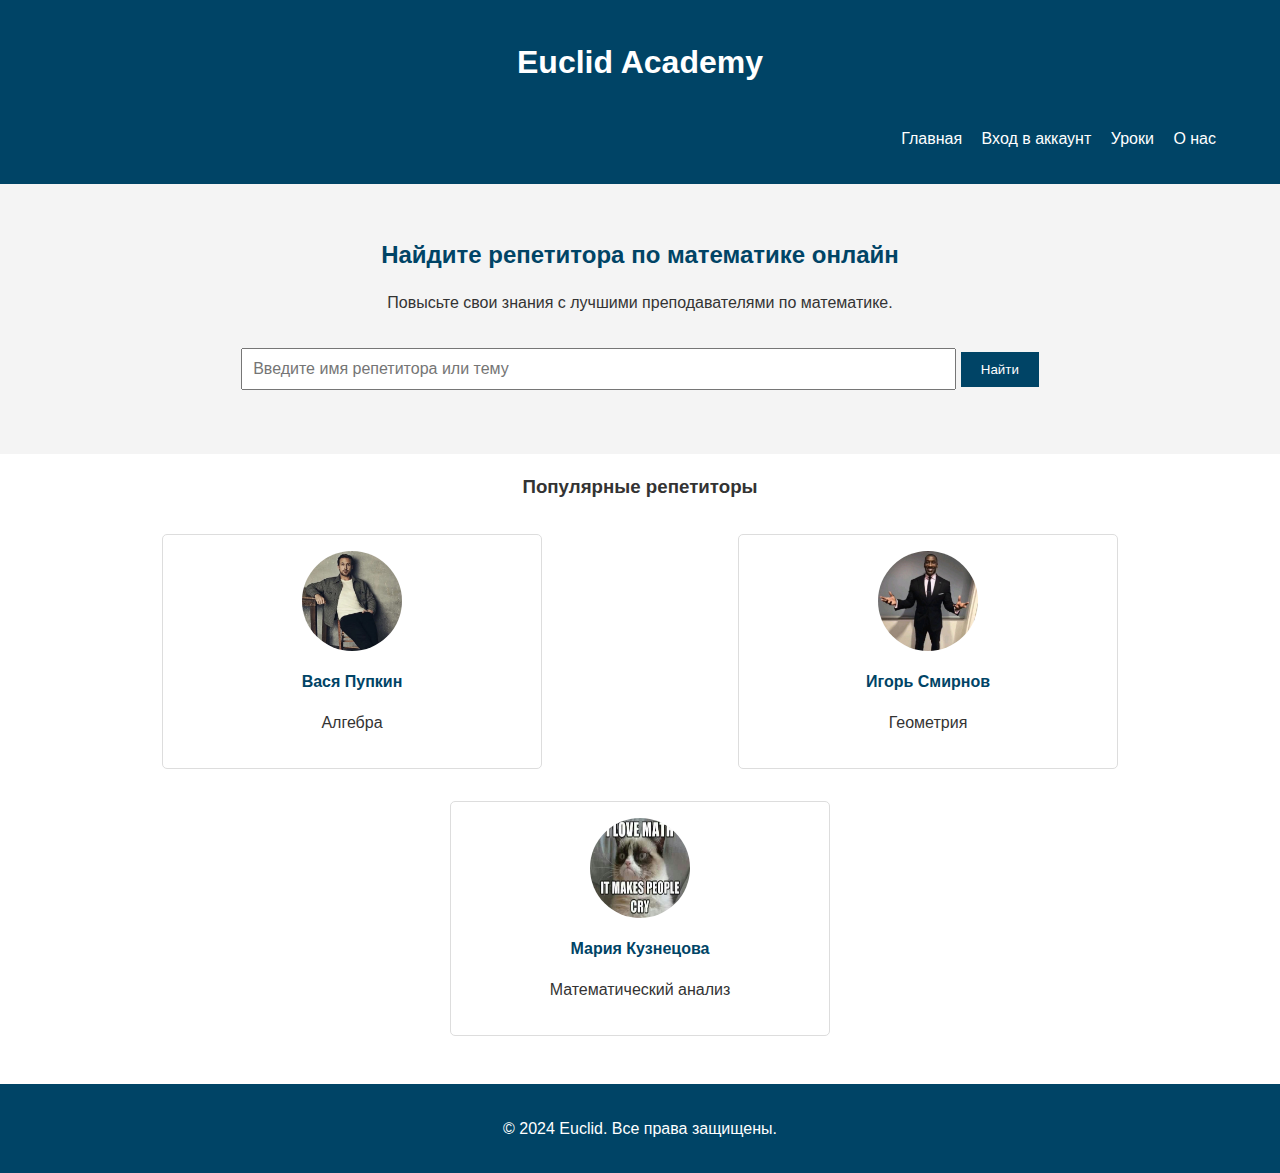
<file: index.html>
<!DOCTYPE html>
<html lang="en">
<head>
  <meta charset="UTF-8">
  <meta name="viewport" content="width=device-width, initial-scale=1.0">
  <title>Euclid</title>
  <link rel="stylesheet" href="mainpage.css">
</head>
<body>
  <div class="wrapper">
    <header>
      <div class="container">
        <h1>Euclid Academy</h1>
        <nav>
          <ul>
            <li><a href="index.html">Главная</a></li>
            <li><a href="login.html">Вход в аккаунт</a></li>
            <li><a href="lessons.html">Уроки</a></li>
            <li><a href="contacts.html">О нас</a></li>
          </ul>
        </nav>
      </div>
    </header>
    <!-- Hero Section -->
  <section class="hero">
    <div class="container">
      <div class="hero-text">
        <h2>Найдите репетитора по математике онлайн</h2>
        <p>Повысьте свои знания с лучшими преподавателями по математике.</p>
      </div>

      <!-- Search Form -->
      <div class="search-box">
        <input type="text" id="searchInput" placeholder="Введите имя репетитора или тему">
        <button onclick="searchTutor()">Найти</button>
      </div>
    </div>
  </section>

  <!-- Tutors Section -->
  <section class="tutors" id="tutors">
    <div class="container">
      <h3>Популярные репетиторы</h3>
      <div class="tutor-list" id="tutorList">
        <!-- Репетиторы будут динамически добавлены через JS -->
         
      </div>
    </div>
  </section>

  <footer>
    <div class="container">
      <p>© 2024 Euclid. Все права защищены.</p>
    </div>
  </footer>
</div>
  <script src="index.js"></script>

</body>
</html>
</file>
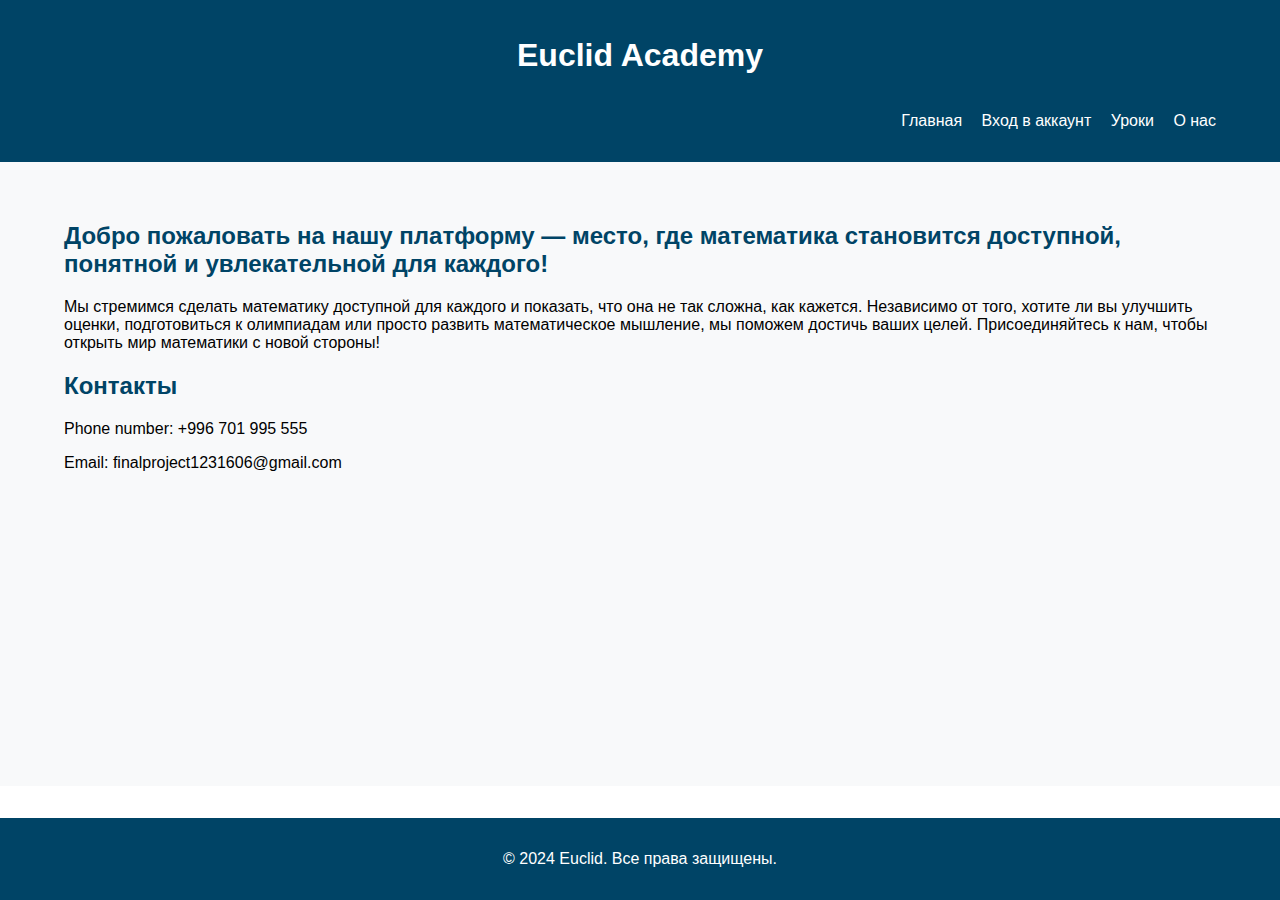
<file: contacts.html>
<!DOCTYPE html>
<html lang="en">
<head>
  <meta charset="UTF-8">
  <meta name="viewport" content="width=device-width, initial-scale=1.0">
  <title>Контакты | Euclid</title>
  <link rel="stylesheet" href="style.css">
</head>
<body>
  <header>
    <div class="container">
      <h1>Euclid Academy</h1>
      <nav>
        <ul>
          <li><a href="index.html">Главная</a></li>
          <li><a href="login.html">Вход в аккаунт</a></li>
          <li><a href="lessons.html">Уроки</a></li>
          <li><a href="contacts.html">О нас</a></li>
        </ul>
      </nav>
    </div>
  </header>

  <main>
    <div class="container">
      <h2>Добро пожаловать на нашу платформу — место, где математика становится доступной, понятной и увлекательной для каждого!</h2>
      <p>Мы стремимся сделать математику доступной для каждого и показать, что она не так сложна, как кажется. Независимо от того, хотите ли вы улучшить оценки, подготовиться к олимпиадам или просто развить математическое мышление, мы поможем достичь ваших целей.
        Присоединяйтесь к нам, чтобы открыть мир математики с новой стороны!</p>
      <h2>Контакты</h2>
      <p>Phone number: +996 701 995 555</p>
      <p>Email: finalproject1231606@gmail.com</p>
    </div>
  </main>

  <footer>
    <div class="container">
      <p>© 2024 Euclid. Все права защищены.</p>
    </div>
  </footer>
</body>
</html>
</file>
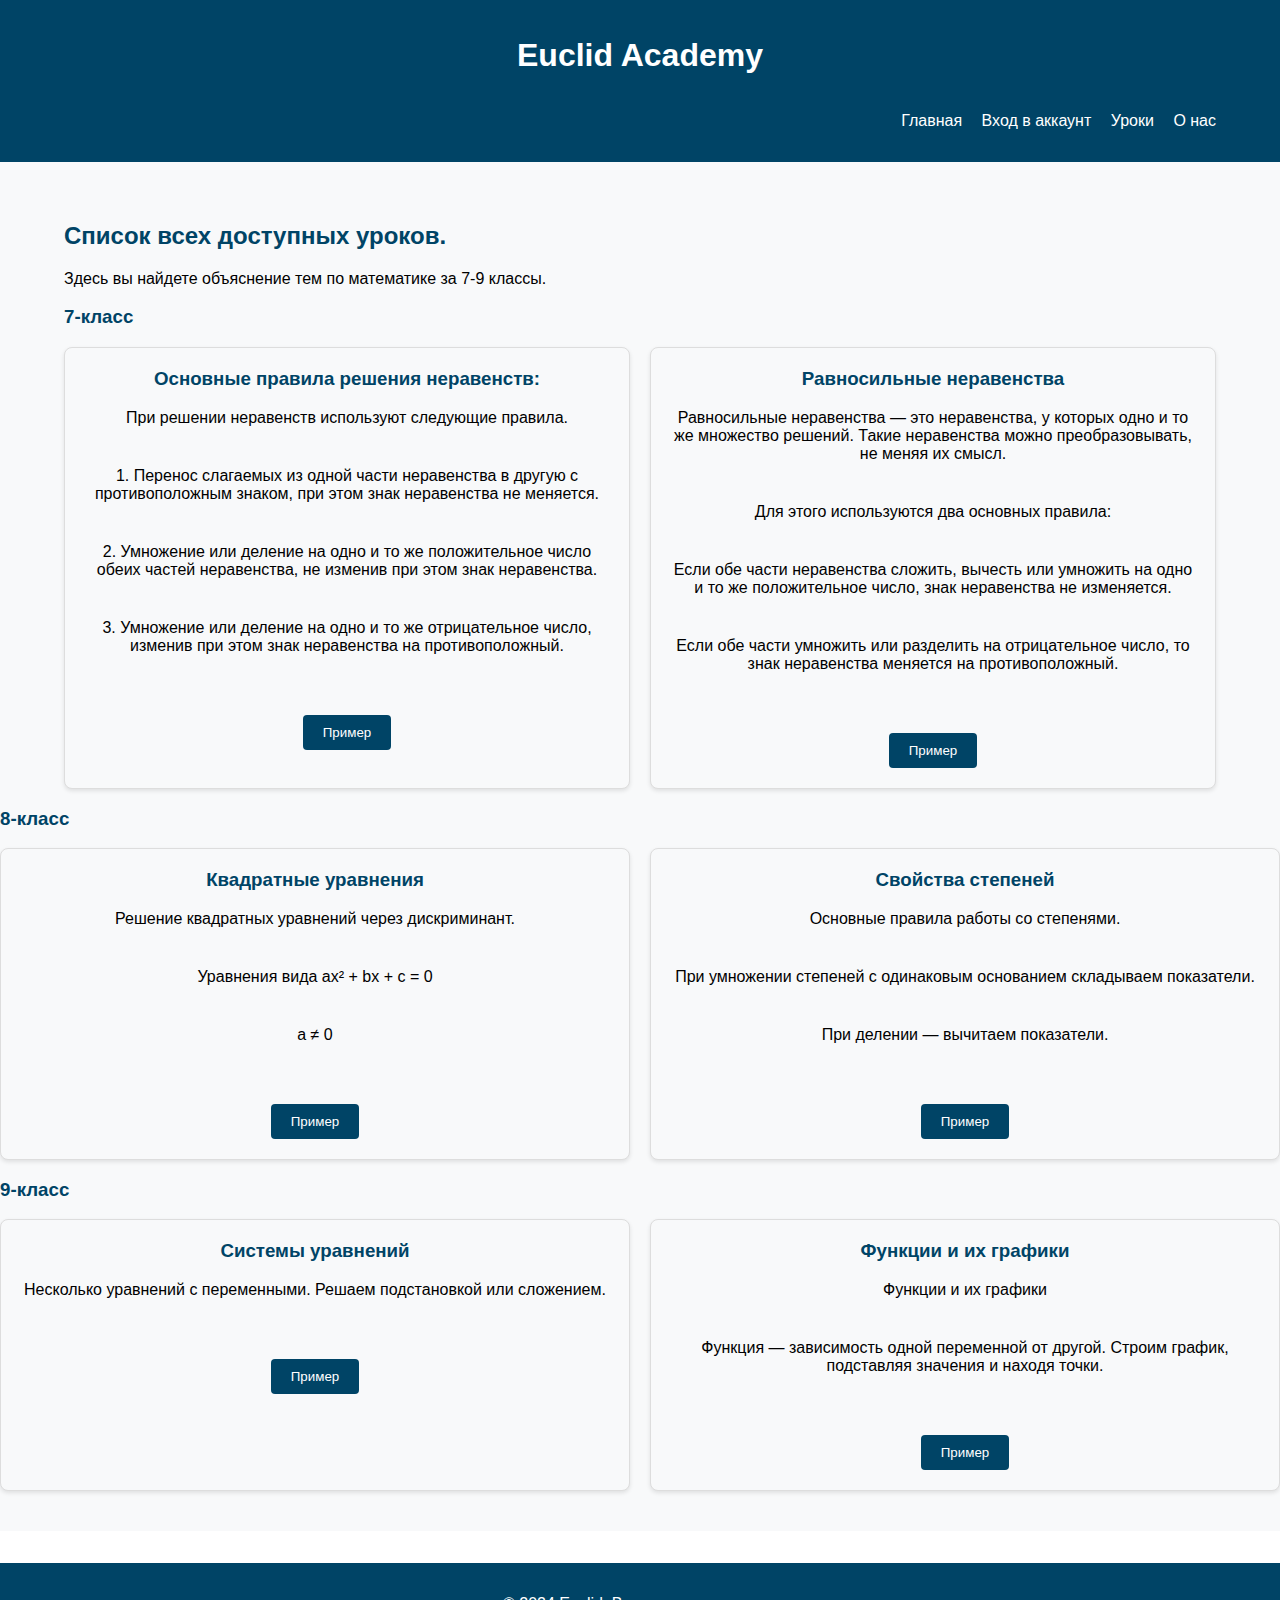
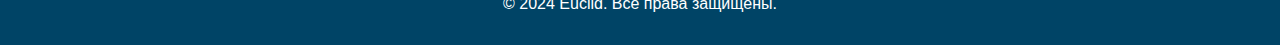
<file: lessons.html>
<!DOCTYPE html>
<html lang="en">
<head>
  <meta charset="UTF-8">
  <meta name="viewport" content="width=device-width, initial-scale=1.0">
  <title>Уроки | Euclid</title>
  <link rel="stylesheet" href="style.css">
</head>
<body>
  <header>
    <div class="container">
      <h1>Euclid Academy</h1>
      <nav>
        <ul>
          <li><a href="index.html">Главная</a></li>
          <li><a href="login.html">Вход в аккаунт</a></li>
          <li><a href="lessons.html">Уроки</a></li>
          <li><a href="contacts.html">О нас</a></li>
        </ul>
      </nav>
    </div>
  </header>

  <main>
    <div class="container">
      <h2>Список всех доступных уроков.</h2>
      <p>Здесь вы найдете объяснение тем по математике за 7-9 классы.</p>
    </div>

    <div class="container">
      <h3>7-класс</h3>
    </div>
    <div class="container">
      <section class="operations">
        <div class="cards">
          <div class="card">
            <h3>Основные правила решения неравенств:</h3>
            <p>При решении неравенств используют следующие правила.</p>
            <p> 1. Перенос слагаемых из одной части неравенства в другую с противоположным знаком, при этом знак неравенства не меняется.</p>
            <p> 2. Умножение или деление на одно и то же положительное число обеих частей неравенства, не изменив при этом знак неравенства.</p>
            <p> 3. Умножение или деление на одно и то же отрицательное число, изменив при этом знак неравенства на противоположный.</p>
            <button onclick="showDetails('inequalities7')">Пример</button>
          </div>
          <div class="card">
            <h3>Равносильные неравенства</h3>
            <p>Равносильные неравенства — это неравенства, у которых одно и то же множество решений. Такие неравенства можно преобразовывать, не меняя их смысл.</p>
                <p>Для этого используются два основных правила:</p>
                <p>Если обе части неравенства сложить, вычесть или умножить на одно и то же положительное число, знак неравенства не изменяется.</p>
                <p>Если обе части умножить или разделить на отрицательное число, то знак неравенства меняется на противоположный.</p>
            <button onclick="showDetails('equivalentInequalities7')">Пример</button>
          </div>
      </section>
    </div>

    <h3>8-класс</h3>
  <section class="operations">
    <div class="cards">
      <div class="card">
        <h3>Квадратные уравнения</h3>
        <p>Решение квадратных уравнений через дискриминант.</p>
        <p>Уравнения вида ax² + bx + c = 0</p>
        <p>a ≠ 0</p>
        <button onclick="showDetails('quadraticEquations8')">Пример</button>
      </div>
      <div class="card">
        <h3>Свойства степеней</h3>
        <p>Основные правила работы со степенями.</p>
        <p>При умножении степеней с одинаковым основанием складываем показатели.</p>
        <p>При делении — вычитаем показатели.</p>
        <button onclick="showDetails('exponents8')">Пример</button>
      </div>
    </div>
  </section>

  <h3>9-класс</h3>
  <section class="operations">
    <div class="cards">
      <div class="card">
        <h3>Системы уравнений</h3>
        <p>Несколько уравнений с переменными. Решаем подстановкой или сложением.</p>

        <button onclick="showDetails('systemsEquations9')">Пример</button>
      </div>
      <div class="card">
        <h3>Функции и их графики</h3>
        <p>Функции и их графики</p>
        <p>Функция — зависимость одной переменной от другой. Строим график, подставляя значения и находя точки.</p>
        <button onclick="showDetails('functionsGraphs9')">Пример</button>
      </div>
    </div>
      </section>
    </div>
</main>

  <script src="main.js"></script>

  <footer>
    <div class="container">
      <p>© 2024 Euclid. Все права защищены.</p>
    </div>
  </footer>
</body>
</html>
</file>
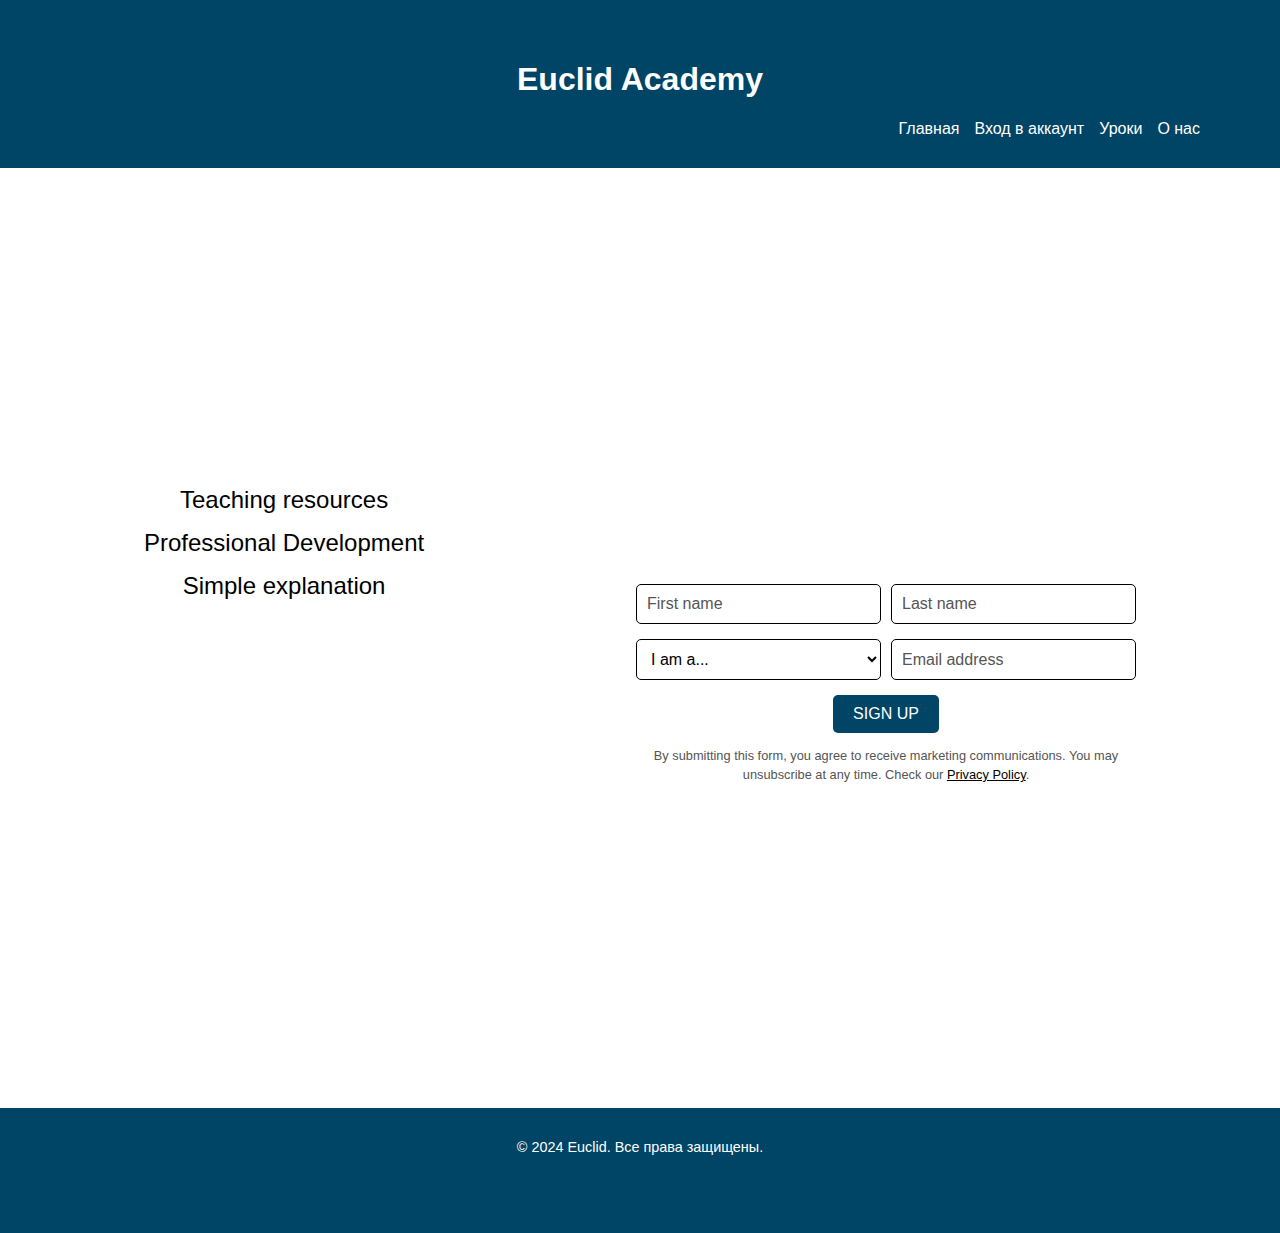
<file: login.html>
<!DOCTYPE html>
<html lang="en">
<head>
    <meta charset="UTF-8">
    <meta name="viewport" content="width=device-width, initial-scale=1.0">
    <link rel="stylesheet" href="login.css">
    <title>Euclid</title>
    <!-- <link rel="stylesheet" href="style.css"> -->
</head>
<body>
    <div class="wrapper">
        <header>
          <div class="container">
            <h1>Euclid Academy</h1>
            <nav>
              <ul>
                <li><a href="index.html">Главная</a></li>
                <li><a href="login.html">Вход в аккаунт</a></li>
                <li><a href="lessons.html">Уроки</a></li>
                <li><a href="contacts.html">О нас</a></li>
              </ul>
            </nav>
          </div>
          
          <main>
            <div class="content">
                <div class="links">
                    <h2>Teaching resources</h2>
                    <h2>Professional Development</h2>
                    <h2>Simple explanation</h2>
                </div>
    
                <div class="form-section">
                    <h2 class="form-title">Sign up to our newsletter</h2>
                    <p>Be the first to find out about our latest resources, training and events</p>
                    <div class="input-group">
                        <input type="text" placeholder="First name">
                        <input type="text" placeholder="Last name">
                    </div>
                    <div class="input-group">
                        <select>
                            <option>I am a...</option>
                        </select>
                        <input type="email" placeholder="Email address">
                    </div>
                    <button class="sign-up-btn">SIGN UP</button>
                    <p class="privacy-text">
                        By submitting this form, you agree to receive marketing communications. You may unsubscribe at any time. Check our <a href="#">Privacy Policy</a>.
                    </p>
                </div>
            </div>
        </main>    
      
          <footer>
            <div class="container">
              <p>© 2024 Euclid. Все права защищены.</p>
            </div>
          </footer>
        </div>
</body>
</html>
</file>
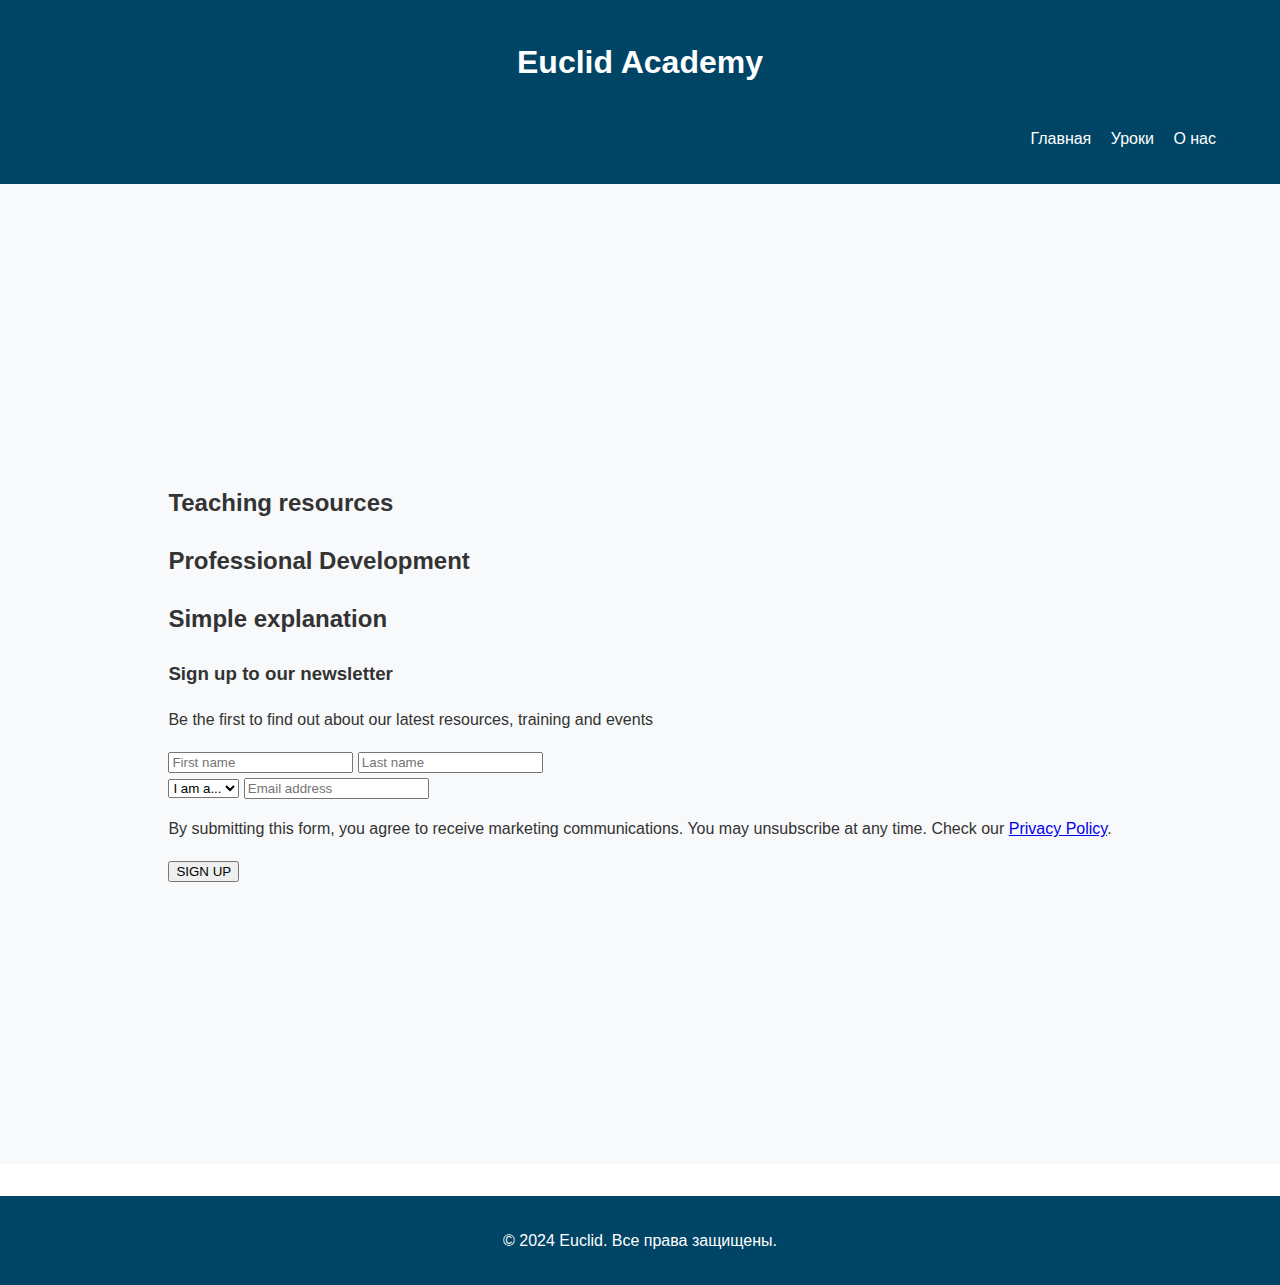
<file: mainpage.html>
<!DOCTYPE html>
<html lang="en">
<head>
  <meta charset="UTF-8">
  <meta name="viewport" content="width=device-width, initial-scale=1.0">
  <title>Euclid</title>
  <link rel="stylesheet" href="mainpage.css">
</head>
<body>
  <div class="wrapper">
    <header>
      <div class="container">
        <h1>Euclid Academy</h1>
        <nav>
          <ul>
            
            <li><a href="mainpage.html">Главная</a></li>
            <li><a href="lessons.html">Уроки</a></li>
            <li><a href="#">О нас</a></li>
          </ul>
        </nav>
      </div>
    </header>

    <main>
      <section class="content">
          <div class="links">
              <h2>Teaching resources</h2>
              <h2>Professional Development</h2>
              <h2>Simple explanation</h2>
          </div>

          <div class="form-section">
              <h3 class="form-title">Sign up to our newsletter</h3>
              <p>Be the first to find out about our latest resources, training and events</p>
              <form>
                  <div class="input-group">
                      <input type="text" placeholder="First name">
                      <input type="text" placeholder="Last name">
                  </div>
                  <div class="input-group">
                      <select>
                          <option>I am a...</option>
                          <option>Teacher</option>
                          <option>Student</option>
                          <option>Parent</option>
                      </select>
                      <input type="email" placeholder="Email address">
                  </div>
                  <p class="privacy-text">
                      By submitting this form, you agree to receive marketing communications. You may unsubscribe at any time. Check our <a href="#">Privacy Policy</a>.
                  </p>
                  <button type="submit" class="sign-up-btn">SIGN UP</button>
              </form>
          </div>
      </section>
  </main>

    <footer>
      <div class="container">
        <p>© 2024 Euclid. Все права защищены.</p>
      </div>
    </footer>
  </div>

  <script src="main.js"></script>

</body>
</html>
</file>
<file: mainpage.css>
/* Общие стили */
body, html {
    margin: 0;
    padding: 0;
    height: 100%;
    display: flex;
    flex-direction: column;
    font-family: Arial, sans-serif;
    line-height: 1.6;
    color: #333;
  }
  
  .wrapper {
    display: flex;
    flex-direction: column;
    min-height: 100vh;
  }
  
  .container {
    width: 90%;
    max-width: 1200px;
    margin: 0 auto;
  }
  
  /* Main content */
  main {
    flex-grow: 1; /* Растягиваем основное содержимое */
    padding: 40px 0;
    background-color: #f8f9fa;
    display: flex;
    justify-content: center;
    align-items: center;
    min-height: 100vh;
  }

.container {
  width: 90%;
  max-width: 1200px;
  margin: 0 auto;
}

/* Header */
header {
  background: #004466;
  color: #fff;
  padding: 1rem 0;
}

header h1 {
  display:flex;
  justify-content: center;
  text-align: center;
}

nav ul {
  float: right;
  list-style: none;
}

nav ul li {
  display: inline;
  margin-left: 15px;
}

nav ul li a {
  color: #fff;
  text-decoration: none;
}

/* Hero Section */
.hero {
  background: #f4f4f4;
  padding: 2rem 0;
  text-align: center;
}

.hero-text h2 {
  margin-bottom: 1rem;
  color: #004466;
}

.search-box {
  margin: 2rem 0;
}

.search-box input {
  width: 60%;
  padding: 10px;
  font-size: 1rem;
}

.search-box button {
  padding: 10px 20px;
  background: #004466;
  color: #fff;
  border: none;
  cursor: pointer;
}

/* Tutors Section */
.tutors h3 {
  text-align: center;
  margin-bottom: 1rem;
}

.tutor-list {
  display: flex;
  justify-content: space-around;
  flex-wrap: wrap;
}

.tutor-card {
  width: 30%;
  margin: 1rem;
  padding: 1rem;
  border: 1px solid #ddd;
  border-radius: 5px;
  text-align: center;
}

.tutor-card img {
  width: 100px;
  height: 100px;
  border-radius: 50%;
}

.tutor-card h4 {
  margin: 10px 0;
  color: #004466;
}

/* Footer */
footer {
  background: #004466;
  color: #fff;
  text-align: center;
  padding: 1rem 0;
  margin-top: 2rem;
}
</file>
<file: style.css>
/* Общие стили */
body, html {
    margin: 0;
    padding: 0;
    height: 100%;
    display: flex;
    flex-direction: column;
    font-family: Arial, sans-serif;
  }
  
  .wrapper {
    display: flex;
    flex-direction: column;
    min-height: 100vh;
  }
  
  .container {
    width: 90%;
    max-width: 1200px;
    margin: 0 auto;
  }
  
  /* Header */
  header {
    background: #004466;
    color: #fff;
    padding: 1rem 0;
  }

  h2, h3{
    color: #004466;
  }

  header h1 {
    display:flex;
    justify-content: center;
    text-align: center;
  }

  nav ul {
    float: right;
    list-style: none;
  }

  nav ul li {
    display: inline;
    margin-left: 15px;
  }

nav ul li a {
  color: #fff;
  text-decoration: none;
}

  /* Main content */
  main {
    flex-grow: 1; /* Растягиваем основное содержимое */
    padding: 40px 0;
    background-color: #f8f9fa;
  }
  
  .operations h2 {
    text-align: center;
  }
  
  .operations p {
    text-align: center;
    margin-bottom: 40px;
  }
  
  .cards {
    display: grid;
    grid-template-columns: repeat(auto-fit, minmax(250px, 1fr));
    gap: 20px;
  }
  
  .card {
    background-color: #f8f9fa;
    border: 1px solid #ddd;
    border-radius: 8px;
    padding: 20px;
    text-align: center;
    box-shadow: 0 2px 4px rgba(0, 0, 0, 0.1);
  }
  
  .card h3 {
    margin-top: 0;
  }
  
  .card button {
    margin-top: 20px;
    padding: 10px 20px;
    border: none;
    border-radius: 4px;
    background-color: #004466;
    color: white;
    cursor: pointer;
  }
  
  .card button:hover {
    background-color: #343a40;
  }
  
  /* Footer */
footer {
  background: #004466;
  color: #fff;
  text-align: center;
  padding: 1rem 0;
  margin-top: 2rem;
}
</file>
<file: login.css>
/* Общие стили */
body, html {
    margin: 0;
    padding: 0;
    height: 100%;
    font-family: Arial, sans-serif;
    background-color: #fff; /* Белый фон для всего сайта */
}

.wrapper {
    display: flex;
    flex-direction: column;
    min-height: 100vh;
}

header {
    background-color: #004466; /* Темно-синий цвет для хедера */
    color: #fff;
    text-align: center;
    position: relative;
    padding: 2.5rem 0;
}

header h1 {
    display:flex;
    justify-content: center;
    text-align: center;
}

nav ul {
    list-style: none;
    padding: 0;
    display: flex;
    justify-content: flex-end;
    margin: 0;
    margin-top: -10px;
    padding-bottom: 30px;
    padding-top: 10px;
    margin-right: 80px;
}

nav ul li {
    display: inline;
    margin-left: 15px;
}

nav ul li a {
    color: #fff;
    text-decoration: none;
}

main {
    display: flex;
    justify-content: center;
    align-items: center;
    min-height: 100vh;
    background-color: #fff; /* Белый фон для контента */
    padding: 20px;
    text-align: center;
}

.content {
    display: flex;
    justify-content: space-between;
    width: 80%;
    max-width: 1200px;
}

.links h2 {
    margin: 15px 0;
    font-size: 1.5rem;
    font-weight: normal;
    color: #000;
}

/* Секция формы */
.form-section {
    max-width: 500px;
    margin-left: 20px;
}

.form-title {
    font-size: 1.8rem;
    margin-bottom: 10px;
}

p {
    font-size: 0.9rem;
    line-height: 1.5;
    margin-bottom: 20px;
}

.input-group {
    display: flex;
    gap: 10px;
    margin-bottom: 15px;
}

input, select {
    flex: 1;
    padding: 10px;
    border: 1px solid #000;
    border-radius: 5px;
    font-size: 1rem;
    background-color: #fff;
    color: #000;
}

input::placeholder {
    color: #555;
}

.sign-up-btn {
    background-color: #004466;
    color: #fff;
    border: none;
    padding: 10px 20px;
    font-size: 1rem;
    border-radius: 5px;
    cursor: pointer;
}

.sign-up-btn:hover {
    background-color: #333;
}

.privacy-text {
    font-size: 0.8rem;
    color: #555;
}

.privacy-text a {
    color: #000;
    text-decoration: underline;
}


footer {
    background-color: #004466; /* Темно-синий цвет для футера */
    color: #fff;
    text-align: center;
    padding: 0.9rem 0;
}
</file>
